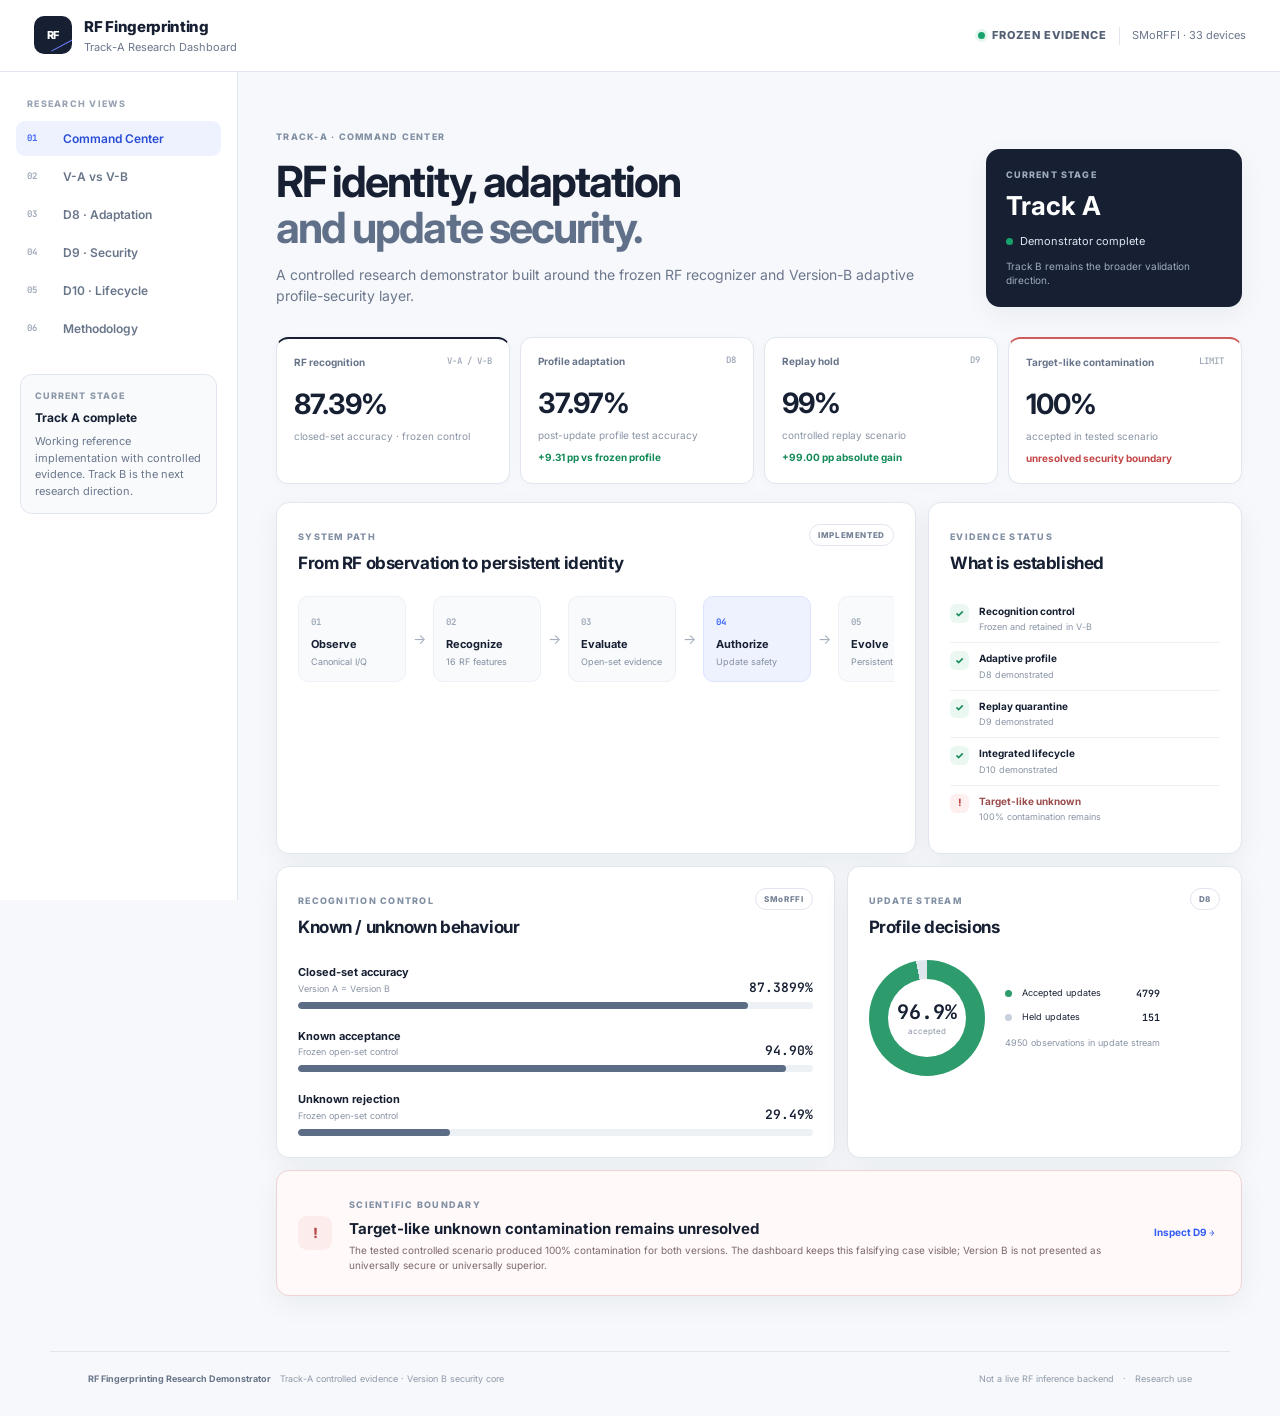
<file: ui/index.html>
<!doctype html>
<html lang="en">
<head>
  <meta charset="utf-8">
  <meta name="viewport" content="width=device-width,initial-scale=1">
  <meta name="description" content="Track-A RF fingerprinting research demonstrator: recognition, adaptive profile authorization, security evaluation and lifecycle audit.">
  <title>RF-Fingerprint | Track-A Research Dashboard</title>
  <link rel="preconnect" href="https://fonts.googleapis.com">
  <link rel="preconnect" href="https://fonts.gstatic.com" crossorigin>
  <link href="https://fonts.googleapis.com/css2?family=Inter:wght@400;500;600;700;800&family=JetBrains+Mono:wght@500;600&display=swap" rel="stylesheet">
  <link rel="stylesheet" href="styles.css">
</head>
<body>
  <div class="shell">
    <header class="topbar">
      <div class="brand">
        <div class="brand-mark" aria-hidden="true"><span>RF</span><i></i></div>
        <div>
          <div class="brand-name">RF Fingerprinting</div>
          <div class="brand-sub">Track-A Research Dashboard</div>
        </div>
      </div>
      <div class="top-meta">
        <span class="env-badge"><span class="status-dot"></span> FROZEN EVIDENCE</span>
        <span class="meta-divider"></span>
        <span class="meta-text">SMoRFFI · 33 devices</span>
      </div>
    </header>

    <div class="workspace">
      <aside class="sidebar" aria-label="Dashboard navigation">
        <div class="sidebar-label">Research views</div>
        <nav class="nav">
          <button class="active" data-view="overview"><span class="nav-icon">01</span><span>Command Center</span></button>
          <button data-view="comparison"><span class="nav-icon">02</span><span>V-A vs V-B</span></button>
          <button data-view="d8"><span class="nav-icon">03</span><span>D8 · Adaptation</span></button>
          <button data-view="d9"><span class="nav-icon">04</span><span>D9 · Security</span></button>
          <button data-view="d10"><span class="nav-icon">05</span><span>D10 · Lifecycle</span></button>
          <button data-view="provenance"><span class="nav-icon">06</span><span>Methodology</span></button>
        </nav>
        <div class="sidebar-note">
          <span class="note-kicker">CURRENT STAGE</span>
          <strong>Track A complete</strong>
          <p>Working reference implementation with controlled evidence. Track B is the next research direction.</p>
        </div>
      </aside>

      <main id="app" class="content"></main>
    </div>

    <footer class="footer">
      <div><strong>RF Fingerprinting Research Demonstrator</strong><span>Track-A controlled evidence · Version B security core</span></div>
      <div><span>Not a live RF inference backend</span><span>·</span><span>Research use</span></div>
    </footer>
  </div>
  <script src="app.js"></script>
</body>
</html>
</file>
<file: ui/styles.css>
:root{--ink:#172033;--muted:#6b778c;--soft:#eef2f7;--line:#e1e6ee;--paper:#fff;--canvas:#f6f8fb;--navy:#172033;--blue:#315cf6;--green:#138a57;--green-bg:#eaf8f1;--amber:#a66b00;--amber-bg:#fff8e7;--red:#c44747;--red-bg:#fff0f0;--shadow:0 8px 28px rgba(23,32,51,.055)}*{box-sizing:border-box}html{scroll-behavior:smooth}body{margin:0;background:var(--canvas);color:var(--ink);font:14px/1.55 Inter,ui-sans-serif,system-ui,-apple-system,BlinkMacSystemFont,"Segoe UI",sans-serif}.shell{min-height:100vh}.topbar{height:72px;background:rgba(255,255,255,.96);border-bottom:1px solid var(--line);display:flex;align-items:center;justify-content:space-between;padding:0 34px;position:sticky;top:0;z-index:20;backdrop-filter:blur(12px)}.brand{display:flex;align-items:center;gap:12px}.brand-mark{width:38px;height:38px;border-radius:10px;background:var(--navy);color:#fff;display:grid;place-items:center;position:relative;font-weight:800;font-size:11px;letter-spacing:-.03em;overflow:hidden}.brand-mark i{position:absolute;width:24px;height:1px;background:#6d7dff;transform:rotate(-28deg);bottom:8px;right:-2px}.brand-name{font-size:15px;font-weight:800;letter-spacing:-.02em}.brand-sub{font-size:11px;color:var(--muted);margin-top:1px}.top-meta{display:flex;align-items:center;gap:12px;color:var(--muted);font-size:11px}.env-badge{display:flex;align-items:center;gap:7px;font-weight:800;letter-spacing:.08em;color:#536075}.status-dot{width:7px;height:7px;border-radius:50%;background:#17a36b;display:inline-block;box-shadow:0 0 0 3px #e5f6ee}.meta-divider{height:18px;width:1px;background:var(--line)}.workspace{display:grid;grid-template-columns:238px minmax(0,1fr);max-width:1540px;margin:0 auto}.sidebar{background:#fff;border-right:1px solid var(--line);min-height:calc(100vh - 72px);padding:25px 16px;position:sticky;top:72px;height:calc(100vh - 72px)}.sidebar-label{padding:0 11px 10px;text-transform:uppercase;font-size:9px;font-weight:800;letter-spacing:.14em;color:#9aa4b4}.nav{display:flex;flex-direction:column;gap:3px}.nav button{border:0;background:transparent;color:#69768a;display:flex;align-items:center;gap:11px;padding:10px 11px;border-radius:9px;text-align:left;font:600 12px Inter;cursor:pointer;width:100%}.nav button:hover{background:#f4f6fa;color:var(--ink)}.nav button.active{background:#eef2ff;color:#294ed5}.nav-icon{width:25px;color:#9aa4b4;font:600 9px "JetBrains Mono",monospace}.nav button.active .nav-icon{color:#315cf6}.sidebar-note{border:1px solid var(--line);background:#f8fafc;border-radius:12px;padding:14px;margin:28px 4px 0}.note-kicker{display:block;font-size:9px;font-weight:800;letter-spacing:.12em;color:#8d98a9;margin-bottom:6px}.sidebar-note strong{display:block;font-size:12px}.sidebar-note p{font-size:11px;line-height:1.5;color:var(--muted);margin:6px 0 0}.content{min-width:0;padding-bottom:55px}.page-head{max-width:1180px;margin:0 auto;padding:52px 38px 30px;display:flex;align-items:flex-end;justify-content:space-between;gap:35px}.page-head.compact{padding-bottom:22px}.eyebrow{font-size:9px;font-weight:800;letter-spacing:.14em;color:#8290a4}.page-head h1{font-size:43px;line-height:1.08;letter-spacing:-.045em;margin:12px 0 13px}.page-head h1 em{font-style:normal;color:#617089}.lede{max-width:720px;color:var(--muted);font-size:14px;margin:0}.stage-card{min-width:245px;background:var(--navy);color:#fff;border-radius:14px;padding:19px 20px;box-shadow:var(--shadow)}.stage-label{display:block;color:#9eabc0;font-size:9px;font-weight:800;letter-spacing:.13em}.stage-card strong{display:block;font-size:26px;margin:4px 0 7px}.stage-status{font-size:11px;display:flex;gap:7px;align-items:center;color:#dce5ef}.stage-status .status-dot{box-shadow:none}.stage-card small{display:block;color:#9eabc0;font-size:10px;margin-top:9px;line-height:1.45}.kpi-grid{max-width:1180px;margin:0 auto 18px;padding:0 38px;display:grid;grid-template-columns:repeat(4,1fr);gap:10px}.kpi{background:var(--paper);border:1px solid var(--line);border-radius:12px;padding:16px 17px;min-height:132px;box-shadow:0 2px 12px rgba(23,32,51,.025)}.kpi-main{border-top:2px solid var(--navy)}.kpi-alert{border-top:2px solid #d05b5b}.kpi-top{display:flex;justify-content:space-between;gap:10px;color:#68758a;font-size:10px;font-weight:700}.kpi-code{font:600 9px "JetBrains Mono",monospace;color:#a0a9b8}.kpi strong{display:block;font-size:28px;letter-spacing:-.035em;margin:13px 0 2px}.kpi small{display:block;color:#8a95a5;font-size:10px}.kpi-delta{font-size:10px;font-weight:700;margin-top:7px}.positive{color:var(--green)}.negative{color:var(--red)}.dashboard-grid{max-width:1180px;margin:0 auto;padding:0 38px;display:grid;grid-template-columns:repeat(12,minmax(0,1fr));gap:12px}.span-4{grid-column:span 4}.span-5{grid-column:span 5}.span-7{grid-column:span 7}.span-8{grid-column:span 8}.span-12{grid-column:span 12}.panel{background:var(--paper);border:1px solid var(--line);border-radius:13px;padding:21px;box-shadow:var(--shadow)}.panel-head{display:flex;align-items:flex-start;justify-content:space-between;gap:20px;margin-bottom:20px}.panel-head h2{font-size:17px;letter-spacing:-.025em;margin:4px 0 0}.source-chip{display:inline-flex;align-items:center;border:1px solid var(--line);border-radius:999px;padding:4px 8px;color:#758196;font-size:8px;font-weight:800;letter-spacing:.08em;white-space:nowrap}.flow{display:flex;align-items:stretch;gap:7px;overflow:auto;padding-bottom:2px}.flow-step{min-width:108px;flex:1;padding:12px;background:#f8fafc;border:1px solid #edf0f5;border-radius:10px}.flow-step span{font:600 9px "JetBrains Mono",monospace;color:#9aa5b5}.flow-step strong{display:block;font-size:11px;margin:5px 0 2px}.flow-step small{display:block;color:#8490a1;font-size:9px;white-space:nowrap}.flow-step.emphasis{background:#eef2ff;border-color:#dbe3ff}.flow-step.emphasis span{color:#315cf6}.flow-arrow{display:grid;place-items:center;color:#a5afbd;font-size:14px}.status-list{list-style:none;padding:0;margin:0}.status-list li{display:flex;gap:10px;align-items:flex-start;padding:8px 0;border-bottom:1px solid #edf0f4}.status-list li:last-child{border-bottom:0}.status-list strong{display:block;font-size:10px}.status-list small{display:block;color:#8994a5;font-size:9px;margin-top:1px}.check,.warn{width:19px;height:19px;display:grid;place-items:center;border-radius:6px;font-weight:800;font-size:10px;flex:none}.check{background:var(--green-bg);color:var(--green)}.warn{background:var(--red-bg);color:var(--red)}.warning-row strong{color:#9b4d4d}.metric-row{display:flex;align-items:end;justify-content:space-between;margin-top:15px}.metric-row strong{font-size:11px}.metric-row small{display:block;color:#8a95a5;font-size:9px}.metric-row b{font:600 13px "JetBrains Mono",monospace}.bar-track{height:7px;background:#edf0f4;border-radius:99px;overflow:hidden;margin-top:6px}.bar-fill{display:block;height:100%;background:#5b6c84;border-radius:99px}.bar-fill.good{background:#2d9b6c}.bar-fill.neutral{background:#7a879a}.bar-fill.danger{background:#c85b5b}.donut-wrap{display:flex;align-items:center;gap:20px}.donut{width:116px;height:116px;border-radius:50%;background:conic-gradient(#2d9b6c 0 96.95%,#dfe5ed 96.95% 100%);display:grid;place-items:center;flex:none}.donut:after{content:"";position:absolute}.donut>div{width:78px;height:78px;border-radius:50%;background:#fff;display:grid;place-items:center;align-content:center}.donut strong{font:700 20px "JetBrains Mono",monospace}.donut span{font-size:8px;color:#8a95a5}.donut-legend{display:grid;gap:10px;min-width:0}.donut-legend>div{display:grid;grid-template-columns:10px 1fr auto;gap:7px;align-items:center;font-size:9px}.donut-legend b{font:600 10px "JetBrains Mono",monospace}.legend-dot{width:7px;height:7px;border-radius:50%;display:inline-block}.legend-dot.accepted{background:#2d9b6c}.legend-dot.held{background:#c7d0dc}.legend-total{color:#8994a5!important;display:block!important;margin-top:2px}.boundary-panel{display:flex;align-items:center;gap:17px;background:#fff9f9;border-color:#f0d3d3}.boundary-icon{width:34px;height:34px;border-radius:9px;background:#fdecec;color:#b84b4b;display:grid;place-items:center;font-weight:800;flex:none}.boundary-panel h2{font-size:15px;margin:3px 0 3px}.boundary-panel p{font-size:10px;color:#7d6870;margin:0;max-width:760px}.text-link{margin-left:auto;border:0;background:transparent;color:#315cf6;font:700 10px Inter;cursor:pointer;white-space:nowrap}.mini-icon{font:700 9px "JetBrains Mono",monospace}.table-scroll{overflow-x:auto}.evidence-table{width:100%;border-collapse:collapse;min-width:850px}.evidence-table th,.evidence-table td{text-align:left;padding:12px 10px;border-bottom:1px solid #edf0f4}.evidence-table th{text-transform:uppercase;letter-spacing:.09em;font-size:8px;color:#8b96a7}.evidence-table td{font-size:10px}.evidence-table td:nth-child(2),.evidence-table td:nth-child(3){font:600 10px "JetBrains Mono",monospace}.evidence-table td:last-child{color:#7d899a}.row-positive td:first-child{font-weight:700}.row-danger{background:#fff8f8}.row-danger td:first-child{color:#a84d4d;font-weight:700}.two-col{max-width:1180px;margin:0 auto;padding:0 38px;display:grid;grid-template-columns:1fr 1fr;gap:12px}.statement{display:grid;grid-template-columns:120px 1fr;gap:10px;padding:13px 0;border-bottom:1px solid #edf0f4;font-size:10px}.statement b{color:#69768a}.statement span{color:#4e5b70}.statement.accent{background:#f6f8ff;margin:0 -8px;padding:13px 8px;border-radius:8px}.statement.accent b{color:#315cf6}.plain-list{margin:0;padding-left:17px;color:#68758a;font-size:10px;line-height:2}.hero-metric{max-width:1180px;margin:0 auto 12px;padding:24px 38px;background:var(--navy);color:#fff;border-radius:13px;display:flex;align-items:center;gap:28px}.hero-metric>div:not(.hero-arrow):not(.hero-delta){flex:1}.hero-metric span,.hero-metric small{display:block;color:#9eabc0;font-size:9px}.hero-metric strong{display:block;font:700 31px "JetBrains Mono",monospace;margin:5px 0}.hero-metric-highlight strong{color:#fff}.hero-arrow{font-size:25px;color:#8795a9}.hero-delta{font-size:18px;font-weight:800;color:#63c79d}.hero-delta small{margin-top:3px;font-weight:500}.decision-stat{display:flex;gap:40px}.decision-stat strong{display:block;font:700 24px "JetBrains Mono",monospace}.decision-stat span{display:block;font-size:9px;color:#8a95a5}.stacked-bar{height:12px;display:flex;background:#edf0f4;border-radius:99px;overflow:hidden;margin:20px 0 9px}.stacked-bar span{background:#2d9b6c}.stacked-bar i{background:#c7d0dc}.legend-inline{display:flex;gap:20px;color:#7d899a;font-size:9px}.legend-inline i{margin-right:5px}.protocol-grid{display:grid;grid-template-columns:1fr 1fr;gap:9px}.protocol-grid div{padding:12px;background:#f8fafc;border:1px solid #edf0f4;border-radius:9px}.protocol-grid b{display:block;font:700 18px "JetBrains Mono",monospace}.protocol-grid span{display:block;color:#8a95a5;font-size:9px;margin-top:3px}.wide-panel{max-width:1180px;margin:12px auto 0}.separation{display:grid;grid-template-columns:1fr 70px 1fr;align-items:center;gap:14px}.separation>div:not(.separation-line){border:1px solid var(--line);border-radius:11px;padding:18px;background:#f9fafc}.separation span{display:block;color:#8994a5;font-size:9px}.separation strong{display:block;font-size:18px;margin:6px 0 2px}.separation small{color:#8a95a5;font-size:9px}.separation-line{text-align:center;font-size:24px;color:#9aa5b5}.authorize-box{background:#f2f5ff!important;border-color:#dce3ff!important}.authorize-box strong{color:#315cf6}.scenario-badge{align-self:center;border:1px solid #d8dfe9;background:#fff;padding:7px 10px;border-radius:999px;color:#778397;font-size:8px;font-weight:800;letter-spacing:.08em}.security-grid-new{max-width:1180px;margin:0 auto;padding:0 38px;display:grid;grid-template-columns:repeat(3,1fr);gap:12px}.attack-card{background:#fff;border:1px solid var(--line);border-radius:13px;padding:20px;box-shadow:var(--shadow)}.attack-card.strong{border-top:2px solid #2d9b6c}.danger-card{border-color:#edd2d2;background:#fffafa}.attack-top{display:flex;justify-content:space-between;align-items:center}.scenario-label{font-size:8px;font-weight:800;letter-spacing:.1em;color:#7e8a9d}.result-chip{font-size:8px;font-weight:800;letter-spacing:.07em;padding:5px 7px;border-radius:6px}.result-chip.good{color:#16734e;background:#eaf8f1}.result-chip.neutral{color:#68758a;background:#eef2f7}.result-chip.danger{color:#a84d4d;background:#fdecec}.large-chip{align-self:center;padding:7px 10px}.attack-card h2{font-size:16px;margin:16px 0 18px;letter-spacing:-.02em}.attack-numbers{display:grid;grid-template-columns:1fr 24px 1fr;align-items:center;gap:8px}.attack-numbers>div:not(.attack-arrow){padding:12px;background:#f7f9fb;border-radius:9px}.attack-numbers small,.attack-numbers span{display:block;color:#8994a5;font-size:8px}.attack-numbers strong{display:block;font:700 23px "JetBrains Mono",monospace;margin:3px 0}.attack-numbers .highlight{background:#eef2ff}.attack-numbers .highlight strong{color:#315cf6}.attack-arrow{text-align:center;color:#a0a9b8}.attack-card p{color:#7d899a;font-size:10px;margin:15px 0 0}.security-note{display:flex;gap:20px;align-items:flex-start}.security-note h2{font-size:16px;margin:4px 0 5px}.security-note p{font-size:10px;color:#778397;max-width:850px;margin:0}.lifecycle-grid{max-width:1180px;margin:0 auto;padding:0 38px;display:grid;grid-template-columns:repeat(5,1fr);gap:8px}.lifecycle-grid article{background:#fff;border:1px solid var(--line);border-radius:12px;padding:17px;min-height:170px;box-shadow:var(--shadow)}.lifecycle-grid article>span{font:700 9px "JetBrains Mono",monospace;color:#9aa5b5}.lifecycle-grid h2{font-size:15px;margin:14px 0 8px}.lifecycle-grid p{font-size:10px;color:#7e899a;margin:0}.lifecycle-grid .accent-card{background:#f1f4ff;border-color:#dce3ff}.lifecycle-grid .accent-card>span,.lifecycle-grid .accent-card h2{color:#315cf6}.lifecycle-summary{display:flex;align-items:center;gap:15px}.summary-icon{width:36px;height:36px;border-radius:9px;background:var(--green-bg);color:var(--green);display:grid;place-items:center;font-weight:800}.lifecycle-summary h2{font-size:16px;margin:4px 0}.lifecycle-summary p{font-size:10px;color:#7e899a;margin:0}.method-grid-new{max-width:1180px;margin:0 auto;padding:0 38px;display:grid;grid-template-columns:1fr 1fr;gap:12px}.method-card{background:#fff;border:1px solid var(--line);border-radius:13px;padding:21px;box-shadow:var(--shadow);border-top:2px solid #aeb8c6}.method-card.source{border-top-color:#2d9b6c}.method-card.limitation{border-top-color:#c85b5b}.method-tag{display:inline-block;font-size:8px;font-weight:800;letter-spacing:.09em;color:#768397;background:#eef2f7;padding:5px 7px;border-radius:6px}.source-tag{color:#16734e;background:#eaf8f1}.method-card h2{font-size:18px;margin:14px 0 7px}.method-card p{font-size:10px;color:#6f7c90;margin:0}.method-card small{display:block;font-size:9px;color:#9aa4b3;margin-top:10px}.claim-grid{display:grid;grid-template-columns:repeat(4,1fr);gap:9px}.claim-grid>div{padding:14px;background:#f8fafc;border:1px solid #edf0f4;border-radius:9px}.claim-grid b{display:block;font-size:8px;letter-spacing:.08em}.claim-grid span{display:block;color:#7b8799;font-size:9px;margin-top:6px;line-height:1.45}.claim-muted{background:#fff8f8!important;border-color:#efd7d7!important}.claim-muted b{color:#a84d4d}.footer{max-width:1180px;margin:0 auto;border-top:1px solid var(--line);padding:20px 38px 30px;display:flex;justify-content:space-between;gap:20px;color:#909aaa;font-size:9px}.footer div{display:flex;gap:9px;align-items:center}.footer strong{color:#69768a}.footer span{white-space:nowrap}@media(max-width:1100px){.workspace{grid-template-columns:205px}.sidebar{padding-left:10px;padding-right:10px}.kpi-grid,.dashboard-grid,.two-col,.security-grid-new,.lifecycle-grid,.method-grid-new{padding-left:24px;padding-right:24px}.page-head{padding-left:24px;padding-right:24px}.span-8,.span-7,.span-5,.span-4{grid-column:span 12}.claim-grid{grid-template-columns:1fr 1fr}.lifecycle-grid{grid-template-columns:1fr 1fr}.lifecycle-grid article:last-child{grid-column:span 2}}@media(max-width:760px){.topbar{height:62px;padding:0 16px}.top-meta .meta-text,.meta-divider{display:none}.workspace{display:block}.sidebar{position:sticky;top:62px;height:auto;min-height:0;border-right:0;border-bottom:1px solid var(--line);padding:8px 12px;z-index:10}.sidebar-label,.sidebar-note{display:none}.nav{flex-direction:row;overflow:auto}.nav button{width:auto;white-space:nowrap;padding:9px}.nav button span:last-child{font-size:10px}.nav-icon{display:none}.page-head{display:block;padding:35px 18px 20px}.page-head h1{font-size:34px}.stage-card,.scenario-badge,.large-chip{margin-top:20px}.kpi-grid,.dashboard-grid,.two-col,.security-grid-new,.lifecycle-grid,.method-grid-new{padding-left:18px;padding-right:18px}.kpi-grid{grid-template-columns:1fr 1fr}.hero-metric{margin-left:18px;margin-right:18px;padding:20px;flex-wrap:wrap}.hero-metric .hero-arrow{display:none}.hero-metric>div:not(.hero-arrow):not(.hero-delta){min-width:40%}.separation{grid-template-columns:1fr}.separation-line{transform:rotate(90deg)}.security-grid-new,.method-grid-new,.two-col{grid-template-columns:1fr}.lifecycle-grid{grid-template-columns:1fr}.lifecycle-grid article:last-child{grid-column:auto}.claim-grid{grid-template-columns:1fr 1fr}.footer{padding:20px 18px;display:block}.footer div{margin:5px 0;flex-wrap:wrap}.footer span{white-space:normal}}@media(max-width:480px){.kpi-grid{grid-template-columns:1fr}.claim-grid{grid-template-columns:1fr}.donut-wrap{align-items:flex-start;flex-direction:column}.panel{padding:17px}.flow-step{min-width:105px}}
</file>
